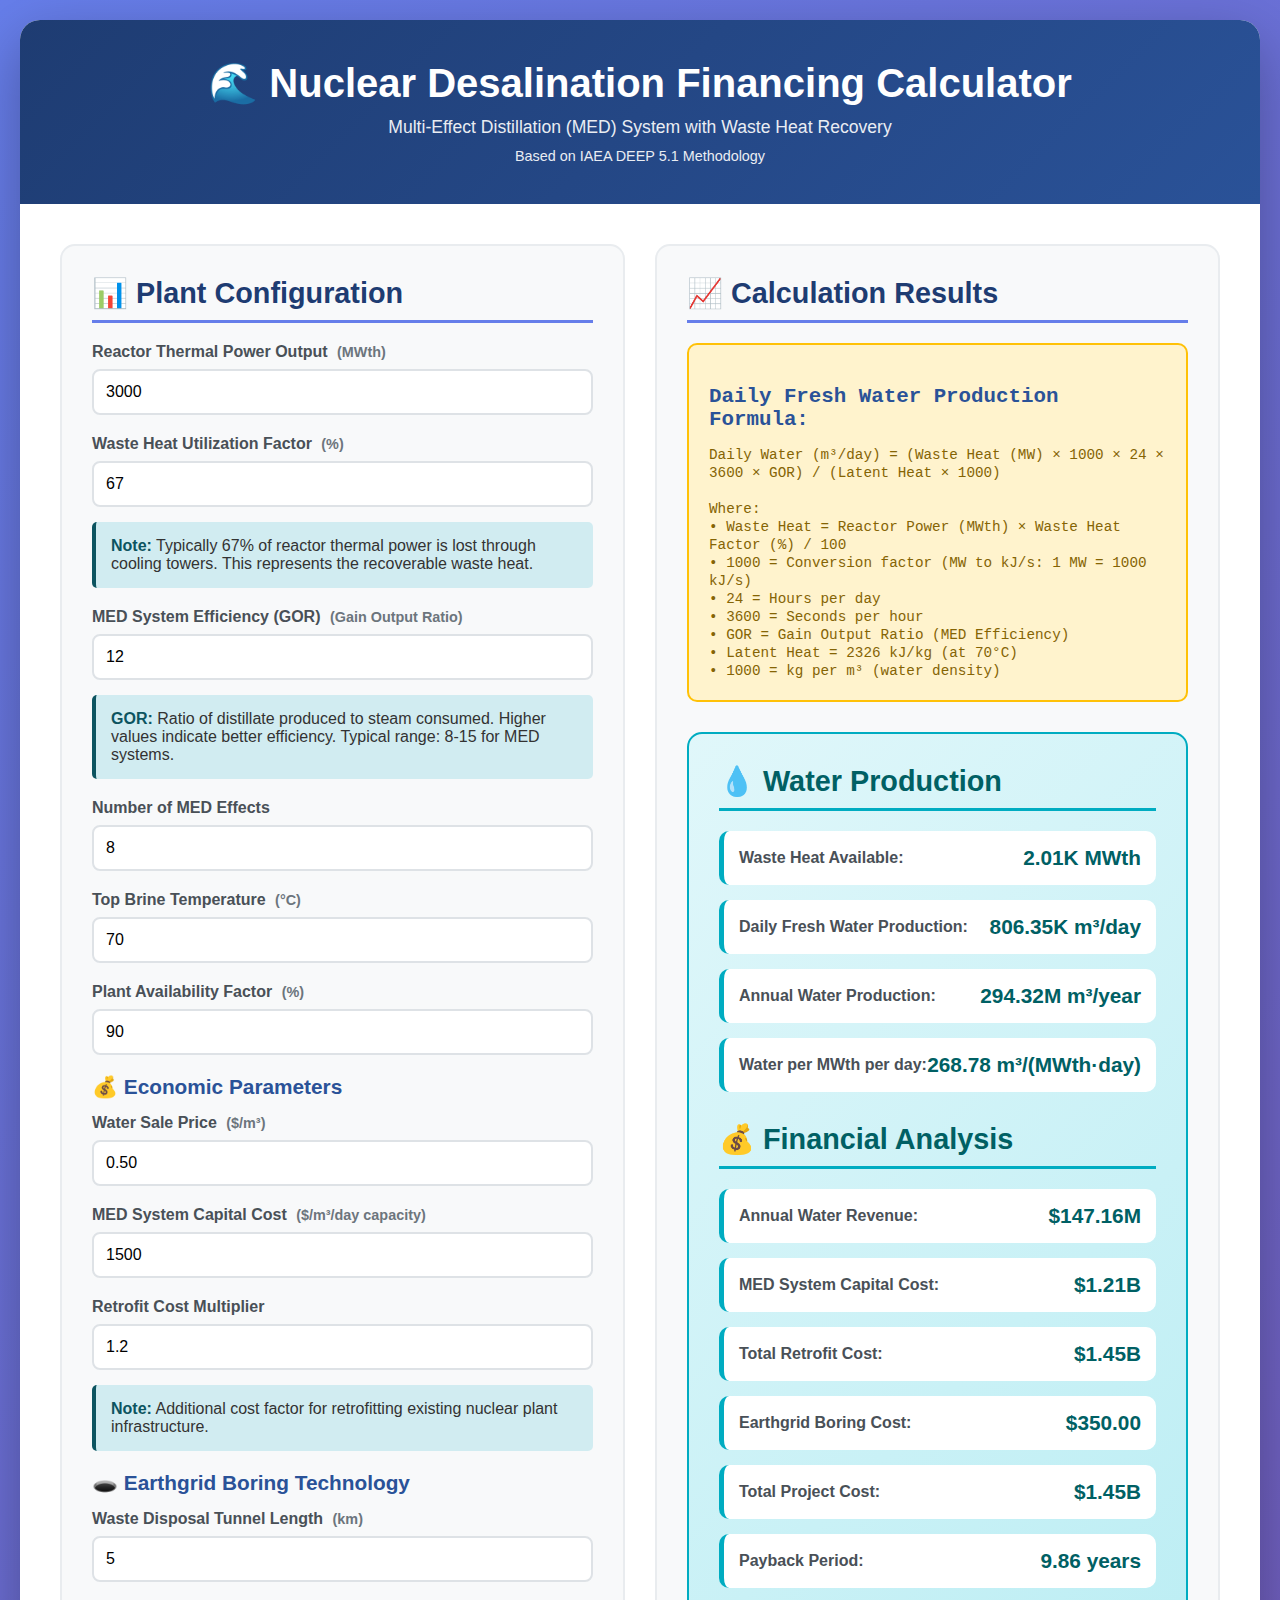
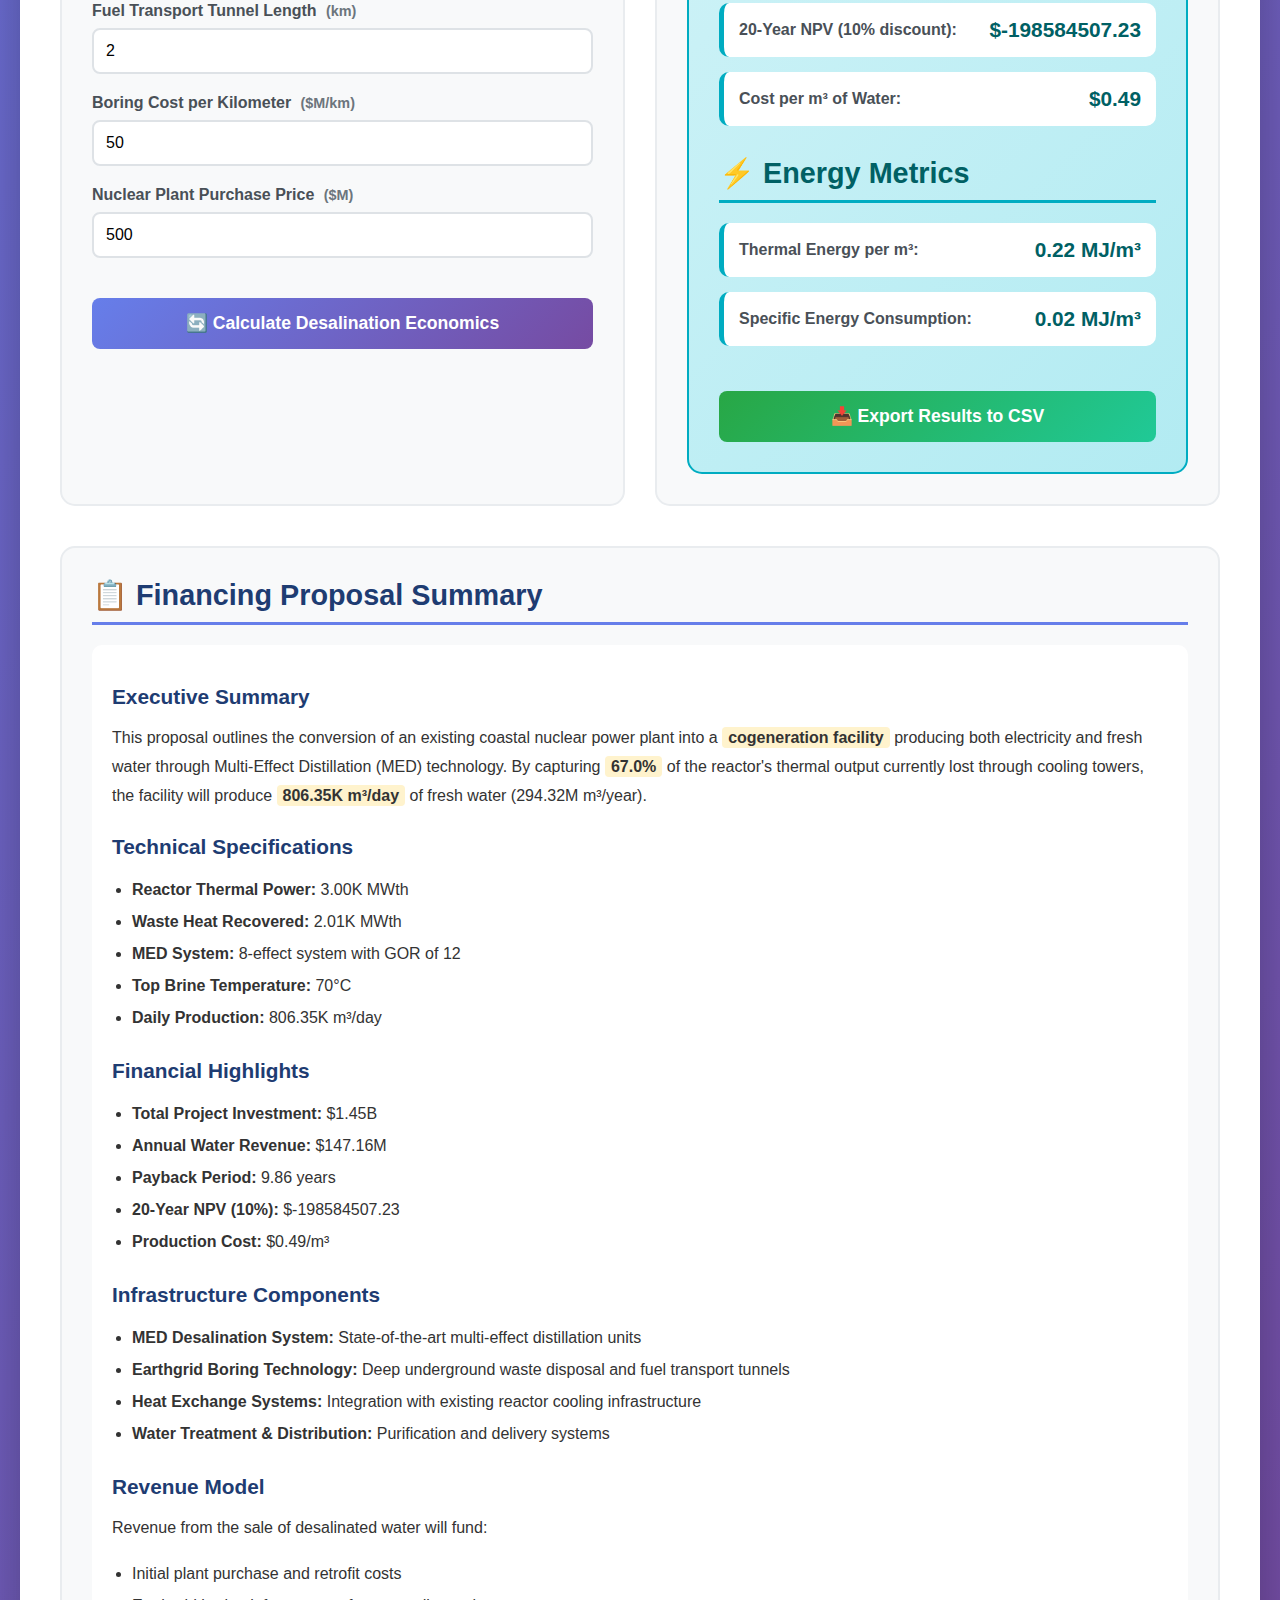
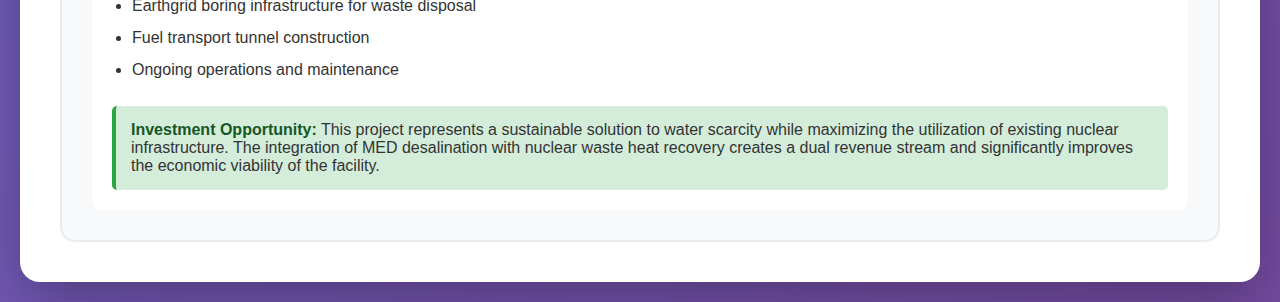
<file: nuclear_desalination_calculator.html>
<!DOCTYPE html>
<html lang="en">
<head>
    <meta charset="UTF-8">
    <meta name="viewport" content="width=device-width, initial-scale=1.0">
    <title>Nuclear Desalination Financing Calculator - MED System</title>
    <style>
        * {
            margin: 0;
            padding: 0;
            box-sizing: border-box;
        }

        body {
            font-family: 'Segoe UI', Tahoma, Geneva, Verdana, sans-serif;
            background: linear-gradient(135deg, #667eea 0%, #764ba2 100%);
            min-height: 100vh;
            padding: 20px;
            color: #333;
        }

        .container {
            max-width: 1400px;
            margin: 0 auto;
            background: white;
            border-radius: 20px;
            box-shadow: 0 20px 60px rgba(0,0,0,0.3);
            overflow: hidden;
        }

        .header {
            background: linear-gradient(135deg, #1e3c72 0%, #2a5298 100%);
            color: white;
            padding: 40px;
            text-align: center;
        }

        .header h1 {
            font-size: 2.5em;
            margin-bottom: 10px;
        }

        .header p {
            font-size: 1.1em;
            opacity: 0.9;
        }

        .content {
            display: grid;
            grid-template-columns: 1fr 1fr;
            gap: 30px;
            padding: 40px;
        }

        .section {
            background: #f8f9fa;
            border-radius: 15px;
            padding: 30px;
            border: 2px solid #e9ecef;
        }

        .section h2 {
            color: #1e3c72;
            margin-bottom: 20px;
            font-size: 1.8em;
            border-bottom: 3px solid #667eea;
            padding-bottom: 10px;
        }

        .section h3 {
            color: #2a5298;
            margin: 20px 0 15px 0;
            font-size: 1.3em;
        }

        .input-group {
            margin-bottom: 20px;
        }

        .input-group label {
            display: block;
            margin-bottom: 8px;
            font-weight: 600;
            color: #495057;
        }

        .input-group input,
        .input-group select {
            width: 100%;
            padding: 12px;
            border: 2px solid #dee2e6;
            border-radius: 8px;
            font-size: 1em;
            transition: border-color 0.3s;
        }

        .input-group input:focus,
        .input-group select:focus {
            outline: none;
            border-color: #667eea;
        }

        .input-group .unit {
            color: #6c757d;
            font-size: 0.9em;
            margin-left: 5px;
        }

        .results {
            background: linear-gradient(135deg, #e0f7fa 0%, #b2ebf2 100%);
            border: 2px solid #00acc1;
            border-radius: 15px;
            padding: 30px;
            margin-top: 30px;
        }

        .results h2 {
            color: #006064;
            border-bottom-color: #00acc1;
        }

        .result-item {
            background: white;
            padding: 15px;
            margin: 15px 0;
            border-radius: 10px;
            border-left: 5px solid #00acc1;
            display: flex;
            justify-content: space-between;
            align-items: center;
        }

        .result-item .label {
            font-weight: 600;
            color: #495057;
        }

        .result-item .value {
            font-size: 1.3em;
            font-weight: bold;
            color: #006064;
        }

        .formula-box {
            background: #fff3cd;
            border: 2px solid #ffc107;
            border-radius: 10px;
            padding: 20px;
            margin: 20px 0;
            font-family: 'Courier New', monospace;
        }

        .formula-box code {
            color: #856404;
            font-size: 1.1em;
        }

        .btn {
            background: linear-gradient(135deg, #667eea 0%, #764ba2 100%);
            color: white;
            border: none;
            padding: 15px 30px;
            font-size: 1.1em;
            border-radius: 8px;
            cursor: pointer;
            width: 100%;
            margin-top: 20px;
            font-weight: 600;
            transition: transform 0.2s, box-shadow 0.2s;
        }

        .btn:hover {
            transform: translateY(-2px);
            box-shadow: 0 5px 15px rgba(102, 126, 234, 0.4);
        }

        .btn:active {
            transform: translateY(0);
        }

        .info-box {
            background: #d1ecf1;
            border-left: 4px solid #0c5460;
            padding: 15px;
            margin: 15px 0;
            border-radius: 5px;
        }

        .info-box strong {
            color: #0c5460;
        }

        .grid-2 {
            display: grid;
            grid-template-columns: 1fr 1fr;
            gap: 15px;
        }

        @media (max-width: 1024px) {
            .content {
                grid-template-columns: 1fr;
            }
        }

        .highlight {
            background: #fff3cd;
            padding: 2px 6px;
            border-radius: 4px;
            font-weight: bold;
        }
    </style>
</head>
<body>
    <div class="container">
        <div class="header">
            <h1>🌊 Nuclear Desalination Financing Calculator</h1>
            <p>Multi-Effect Distillation (MED) System with Waste Heat Recovery</p>
            <p style="font-size: 0.9em; margin-top: 10px;">Based on IAEA DEEP 5.1 Methodology</p>
        </div>

        <div class="content">
            <!-- Input Section -->
            <div class="section">
                <h2>📊 Plant Configuration</h2>
                
                <div class="input-group">
                    <label>Reactor Thermal Power Output <span class="unit">(MWth)</span></label>
                    <input type="number" id="reactorPower" value="3000" min="100" step="100">
                </div>

                <div class="input-group">
                    <label>Waste Heat Utilization Factor <span class="unit">(%)</span></label>
                    <input type="number" id="wasteHeatFactor" value="67" min="50" max="75" step="1">
                    <div class="info-box">
                        <strong>Note:</strong> Typically 67% of reactor thermal power is lost through cooling towers. This represents the recoverable waste heat.
                    </div>
                </div>

                <div class="input-group">
                    <label>MED System Efficiency (GOR) <span class="unit">(Gain Output Ratio)</span></label>
                    <input type="number" id="medEfficiency" value="12" min="8" max="20" step="0.5">
                    <div class="info-box">
                        <strong>GOR:</strong> Ratio of distillate produced to steam consumed. Higher values indicate better efficiency. Typical range: 8-15 for MED systems.
                    </div>
                </div>

                <div class="input-group">
                    <label>Number of MED Effects</label>
                    <input type="number" id="numEffects" value="8" min="4" max="16" step="1">
                </div>

                <div class="input-group">
                    <label>Top Brine Temperature <span class="unit">(°C)</span></label>
                    <input type="number" id="topBrineTemp" value="70" min="50" max="90" step="5">
                </div>

                <div class="input-group">
                    <label>Plant Availability Factor <span class="unit">(%)</span></label>
                    <input type="number" id="availability" value="90" min="80" max="95" step="1">
                </div>

                <h3>💰 Economic Parameters</h3>

                <div class="input-group">
                    <label>Water Sale Price <span class="unit">($/m³)</span></label>
                    <input type="number" id="waterPrice" value="0.50" min="0.10" step="0.05">
                </div>

                <div class="input-group">
                    <label>MED System Capital Cost <span class="unit">($/m³/day capacity)</span></label>
                    <input type="number" id="medCapitalCost" value="1500" min="1000" step="100">
                </div>

                <div class="input-group">
                    <label>Retrofit Cost Multiplier</label>
                    <input type="number" id="retrofitMultiplier" value="1.2" min="1.0" max="2.0" step="0.1">
                    <div class="info-box">
                        <strong>Note:</strong> Additional cost factor for retrofitting existing nuclear plant infrastructure.
                    </div>
                </div>

                <h3>🕳️ Earthgrid Boring Technology</h3>

                <div class="input-group">
                    <label>Waste Disposal Tunnel Length <span class="unit">(km)</span></label>
                    <input type="number" id="wasteTunnelLength" value="5" min="1" step="0.5">
                </div>

                <div class="input-group">
                    <label>Fuel Transport Tunnel Length <span class="unit">(km)</span></label>
                    <input type="number" id="fuelTunnelLength" value="2" min="0.5" step="0.5">
                </div>

                <div class="input-group">
                    <label>Boring Cost per Kilometer <span class="unit">($M/km)</span></label>
                    <input type="number" id="boringCostPerKm" value="50" min="20" step="5">
                </div>

                <div class="input-group">
                    <label>Nuclear Plant Purchase Price <span class="unit">($M)</span></label>
                    <input type="number" id="plantPurchasePrice" value="500" min="100" step="50">
                </div>

                <button class="btn" onclick="calculate()">🔄 Calculate Desalination Economics</button>
            </div>

            <!-- Results Section -->
            <div class="section">
                <h2>📈 Calculation Results</h2>

                <div class="formula-box">
                    <h3>Daily Fresh Water Production Formula:</h3>
                    <code>
                        Daily Water (m³/day) = (Waste Heat (MW) × 1000 × 24 × 3600 × GOR) / (Latent Heat × 1000)<br><br>
                        Where:<br>
                        • Waste Heat = Reactor Power (MWth) × Waste Heat Factor (%) / 100<br>
                        • 1000 = Conversion factor (MW to kJ/s: 1 MW = 1000 kJ/s)<br>
                        • 24 = Hours per day<br>
                        • 3600 = Seconds per hour<br>
                        • GOR = Gain Output Ratio (MED Efficiency)<br>
                        • Latent Heat = 2326 kJ/kg (at 70°C)<br>
                        • 1000 = kg per m³ (water density)
                    </code>
                </div>

                <div class="results" id="results">
                    <h2>💧 Water Production</h2>
                    <div class="result-item">
                        <span class="label">Waste Heat Available:</span>
                        <span class="value" id="wasteHeat">-</span>
                    </div>
                    <div class="result-item">
                        <span class="label">Daily Fresh Water Production:</span>
                        <span class="value" id="dailyWater">-</span>
                    </div>
                    <div class="result-item">
                        <span class="label">Annual Water Production:</span>
                        <span class="value" id="annualWater">-</span>
                    </div>
                    <div class="result-item">
                        <span class="label">Water per MWth per day:</span>
                        <span class="value" id="waterPerMW">-</span>
                    </div>

                    <h2 style="margin-top: 30px;">💰 Financial Analysis</h2>
                    <div class="result-item">
                        <span class="label">Annual Water Revenue:</span>
                        <span class="value" id="annualRevenue">-</span>
                    </div>
                    <div class="result-item">
                        <span class="label">MED System Capital Cost:</span>
                        <span class="value" id="medCapital">-</span>
                    </div>
                    <div class="result-item">
                        <span class="label">Total Retrofit Cost:</span>
                        <span class="value" id="retrofitCost">-</span>
                    </div>
                    <div class="result-item">
                        <span class="label">Earthgrid Boring Cost:</span>
                        <span class="value" id="boringCost">-</span>
                    </div>
                    <div class="result-item">
                        <span class="label">Total Project Cost:</span>
                        <span class="value" id="totalCost">-</span>
                    </div>
                    <div class="result-item">
                        <span class="label">Payback Period:</span>
                        <span class="value" id="paybackPeriod">-</span>
                    </div>
                    <div class="result-item">
                        <span class="label">20-Year NPV (10% discount):</span>
                        <span class="value" id="npv">-</span>
                    </div>
                    <div class="result-item">
                        <span class="label">Cost per m³ of Water:</span>
                        <span class="value" id="costPerCubicMeter">-</span>
                    </div>

                    <h2 style="margin-top: 30px;">⚡ Energy Metrics</h2>
                    <div class="result-item">
                        <span class="label">Thermal Energy per m³:</span>
                        <span class="value" id="energyPerCubicMeter">-</span>
                    </div>
                    <div class="result-item">
                        <span class="label">Specific Energy Consumption:</span>
                        <span class="value" id="specificEnergy">-</span>
                    </div>
                    
                    <button class="btn" onclick="exportToCSV()" style="margin-top: 30px; background: linear-gradient(135deg, #28a745 0%, #20c997 100%);">
                        📥 Export Results to CSV
                    </button>
                </div>
            </div>
        </div>

        <div class="section" style="margin: 0 40px 40px 40px;">
            <h2>📋 Financing Proposal Summary</h2>
            <div id="proposalSummary" style="padding: 20px; background: white; border-radius: 10px; margin-top: 20px;">
                <p style="color: #6c757d;">Click "Calculate" to generate proposal summary...</p>
            </div>
        </div>
    </div>

    <script>
        // Constants
        const LATENT_HEAT_KJ_KG = 2326; // kJ/kg at ~70°C
        const HOURS_PER_DAY = 24;
        const DAYS_PER_YEAR = 365;
        const SECONDS_PER_HOUR = 3600;
        const MJ_TO_KWH = 0.277778; // Conversion factor

        // Global variable to store calculation results
        let calculationResults = null;

        function calculate() {
            // Get input values
            const reactorPower = parseFloat(document.getElementById('reactorPower').value) || 3000;
            const wasteHeatFactor = parseFloat(document.getElementById('wasteHeatFactor').value) || 67;
            const medEfficiency = parseFloat(document.getElementById('medEfficiency').value) || 12;
            const numEffects = parseFloat(document.getElementById('numEffects').value) || 8;
            const topBrineTemp = parseFloat(document.getElementById('topBrineTemp').value) || 70;
            const availability = parseFloat(document.getElementById('availability').value) || 90;
            const waterPrice = parseFloat(document.getElementById('waterPrice').value) || 0.50;
            const medCapitalCost = parseFloat(document.getElementById('medCapitalCost').value) || 1500;
            const retrofitMultiplier = parseFloat(document.getElementById('retrofitMultiplier').value) || 1.2;
            const wasteTunnelLength = parseFloat(document.getElementById('wasteTunnelLength').value) || 5;
            const fuelTunnelLength = parseFloat(document.getElementById('fuelTunnelLength').value) || 2;
            const boringCostPerKm = parseFloat(document.getElementById('boringCostPerKm').value) || 50;
            const plantPurchasePrice = parseFloat(document.getElementById('plantPurchasePrice').value) || 500;

            // Calculate waste heat available (MWth)
            const wasteHeatMW = reactorPower * (wasteHeatFactor / 100);
            
            // Calculate waste heat in kW
            const wasteHeatKW = wasteHeatMW * 1000;
            
            // Calculate daily energy available for desalination (kWh/day)
            // Using the MED formula: Water production = (Thermal Energy × GOR) / Latent Heat
            const dailyEnergyKWh = wasteHeatKW * HOURS_PER_DAY;
            
            // Calculate daily fresh water production (m³/day)
            // Formula: Daily Water = (Waste Heat (MW) × 1000 kJ/s/MW × 24 h × 3600 s/h × GOR) / (Latent Heat kJ/kg × 1000 kg/m³)
            // Simplified: Daily Water = (Waste Heat (MW) × 24 × 3600 × GOR × 1000) / (Latent Heat × 1000)
            // Further simplified: Daily Water = (Waste Heat (MW) × 24 × 3600 × GOR) / Latent Heat
            // Where: 1 MW = 1000 kJ/s, so MW × 24 × 3600 × 1000 = kJ/day
            const dailyWaterProduction = (wasteHeatMW * 1000 * HOURS_PER_DAY * SECONDS_PER_HOUR * medEfficiency) / (LATENT_HEAT_KJ_KG * 1000);
            
            // Apply availability factor
            const dailyWaterProductionAdjusted = dailyWaterProduction * (availability / 100);
            
            // Annual water production
            const annualWaterProduction = dailyWaterProductionAdjusted * DAYS_PER_YEAR;
            
            // Water per MWth per day
            const waterPerMWPerDay = dailyWaterProductionAdjusted / reactorPower;

            // Financial calculations
            const annualRevenue = annualWaterProduction * waterPrice;
            
            // MED system capital cost
            const medSystemCapitalCost = dailyWaterProductionAdjusted * medCapitalCost;
            const totalRetrofitCost = medSystemCapitalCost * retrofitMultiplier;
            
            // Earthgrid boring costs
            const totalTunnelLength = wasteTunnelLength + fuelTunnelLength;
            const boringCost = totalTunnelLength * boringCostPerKm;
            
            // Total project cost
            const totalProjectCost = plantPurchasePrice + totalRetrofitCost + boringCost;
            
            // Payback period (years)
            const paybackPeriod = totalProjectCost / annualRevenue;
            
            // Calculate NPV over 20 years with 10% discount rate
            const discountRate = 0.10;
            let npv = -totalProjectCost; // Initial investment
            for (let year = 1; year <= 20; year++) {
                npv += annualRevenue / Math.pow(1 + discountRate, year);
            }
            
            // Cost per cubic meter (assuming 20-year depreciation)
            const annualDepreciation = totalProjectCost / 20;
            const annualOandM = totalProjectCost * 0.05; // 5% of capital cost for O&M
            const costPerCubicMeter = (annualDepreciation + annualOandM) / annualWaterProduction;
            
            // Energy metrics
            const energyPerCubicMeter = (wasteHeatMW * HOURS_PER_DAY * 3.6) / dailyWaterProductionAdjusted; // MJ/m³
            const specificEnergy = energyPerCubicMeter / medEfficiency; // MJ/m³ (net)

            // Update results display
            document.getElementById('wasteHeat').textContent = formatNumber(wasteHeatMW) + ' MWth';
            document.getElementById('dailyWater').textContent = formatNumber(dailyWaterProductionAdjusted) + ' m³/day';
            document.getElementById('annualWater').textContent = formatNumber(annualWaterProduction) + ' m³/year';
            document.getElementById('waterPerMW').textContent = formatNumber(waterPerMWPerDay) + ' m³/(MWth·day)';
            
            document.getElementById('annualRevenue').textContent = formatCurrency(annualRevenue);
            document.getElementById('medCapital').textContent = formatCurrency(medSystemCapitalCost);
            document.getElementById('retrofitCost').textContent = formatCurrency(totalRetrofitCost);
            document.getElementById('boringCost').textContent = formatCurrency(boringCost);
            document.getElementById('totalCost').textContent = formatCurrency(totalProjectCost);
            document.getElementById('paybackPeriod').textContent = formatNumber(paybackPeriod) + ' years';
            document.getElementById('npv').textContent = formatCurrency(npv);
            document.getElementById('costPerCubicMeter').textContent = formatCurrency(costPerCubicMeter);
            
            document.getElementById('energyPerCubicMeter').textContent = formatNumber(energyPerCubicMeter) + ' MJ/m³';
            document.getElementById('specificEnergy').textContent = formatNumber(specificEnergy) + ' MJ/m³';

            // Generate proposal summary
            generateProposalSummary({
                reactorPower,
                wasteHeatMW,
                dailyWaterProductionAdjusted,
                annualWaterProduction,
                annualRevenue,
                totalProjectCost,
                paybackPeriod,
                npv,
                costPerCubicMeter,
                medEfficiency,
                numEffects,
                topBrineTemp
            });

            // Store results for CSV export
            calculationResults = {
                // Input parameters
                reactorPower,
                wasteHeatFactor,
                medEfficiency,
                numEffects,
                topBrineTemp,
                availability,
                waterPrice,
                medCapitalCost,
                retrofitMultiplier,
                wasteTunnelLength,
                fuelTunnelLength,
                boringCostPerKm,
                plantPurchasePrice,
                // Calculated results
                wasteHeatMW,
                dailyWaterProductionAdjusted,
                annualWaterProduction,
                waterPerMWPerDay,
                annualRevenue,
                medSystemCapitalCost,
                totalRetrofitCost,
                boringCost,
                totalProjectCost,
                paybackPeriod,
                npv,
                costPerCubicMeter,
                energyPerCubicMeter,
                specificEnergy
            };
        }

        function formatNumber(num) {
            if (num >= 1000000) {
                return (num / 1000000).toFixed(2) + 'M';
            } else if (num >= 1000) {
                return (num / 1000).toFixed(2) + 'K';
            }
            return num.toFixed(2);
        }

        function formatCurrency(num) {
            if (num >= 1000000000) {
                return '$' + (num / 1000000000).toFixed(2) + 'B';
            } else if (num >= 1000000) {
                return '$' + (num / 1000000).toFixed(2) + 'M';
            } else if (num >= 1000) {
                return '$' + (num / 1000).toFixed(2) + 'K';
            }
            return '$' + num.toFixed(2);
        }

        function generateProposalSummary(data) {
            const summary = `
                <h3 style="color: #1e3c72; margin-bottom: 15px;">Executive Summary</h3>
                <p style="margin-bottom: 15px; line-height: 1.8;">
                    This proposal outlines the conversion of an existing coastal nuclear power plant into a 
                    <span class="highlight">cogeneration facility</span> producing both electricity and fresh water through 
                    Multi-Effect Distillation (MED) technology. By capturing <span class="highlight">${(data.wasteHeatMW/data.reactorPower*100).toFixed(1)}%</span> 
                    of the reactor's thermal output currently lost through cooling towers, the facility will produce 
                    <span class="highlight">${formatNumber(data.dailyWaterProductionAdjusted)} m³/day</span> of fresh water 
                    (${formatNumber(data.annualWaterProduction)} m³/year).
                </p>

                <h3 style="color: #1e3c72; margin: 25px 0 15px 0;">Technical Specifications</h3>
                <ul style="line-height: 2; margin-left: 20px;">
                    <li><strong>Reactor Thermal Power:</strong> ${formatNumber(data.reactorPower)} MWth</li>
                    <li><strong>Waste Heat Recovered:</strong> ${formatNumber(data.wasteHeatMW)} MWth</li>
                    <li><strong>MED System:</strong> ${data.numEffects}-effect system with GOR of ${data.medEfficiency}</li>
                    <li><strong>Top Brine Temperature:</strong> ${data.topBrineTemp}°C</li>
                    <li><strong>Daily Production:</strong> ${formatNumber(data.dailyWaterProductionAdjusted)} m³/day</li>
                </ul>

                <h3 style="color: #1e3c72; margin: 25px 0 15px 0;">Financial Highlights</h3>
                <ul style="line-height: 2; margin-left: 20px;">
                    <li><strong>Total Project Investment:</strong> ${formatCurrency(data.totalProjectCost)}</li>
                    <li><strong>Annual Water Revenue:</strong> ${formatCurrency(data.annualRevenue)}</li>
                    <li><strong>Payback Period:</strong> ${formatNumber(data.paybackPeriod)} years</li>
                    <li><strong>20-Year NPV (10%):</strong> ${formatCurrency(data.npv)}</li>
                    <li><strong>Production Cost:</strong> ${formatCurrency(data.costPerCubicMeter)}/m³</li>
                </ul>

                <h3 style="color: #1e3c72; margin: 25px 0 15px 0;">Infrastructure Components</h3>
                <ul style="line-height: 2; margin-left: 20px;">
                    <li><strong>MED Desalination System:</strong> State-of-the-art multi-effect distillation units</li>
                    <li><strong>Earthgrid Boring Technology:</strong> Deep underground waste disposal and fuel transport tunnels</li>
                    <li><strong>Heat Exchange Systems:</strong> Integration with existing reactor cooling infrastructure</li>
                    <li><strong>Water Treatment & Distribution:</strong> Purification and delivery systems</li>
                </ul>

                <h3 style="color: #1e3c72; margin: 25px 0 15px 0;">Revenue Model</h3>
                <p style="line-height: 1.8; margin-bottom: 15px;">
                    Revenue from the sale of desalinated water will fund:
                </p>
                <ul style="line-height: 2; margin-left: 20px;">
                    <li>Initial plant purchase and retrofit costs</li>
                    <li>Earthgrid boring infrastructure for waste disposal</li>
                    <li>Fuel transport tunnel construction</li>
                    <li>Ongoing operations and maintenance</li>
                </ul>

                <div style="background: #d4edda; border-left: 4px solid #28a745; padding: 15px; margin-top: 20px; border-radius: 5px;">
                    <strong style="color: #155724;">Investment Opportunity:</strong> This project represents a sustainable solution 
                    to water scarcity while maximizing the utilization of existing nuclear infrastructure. The integration of 
                    MED desalination with nuclear waste heat recovery creates a dual revenue stream and significantly improves 
                    the economic viability of the facility.
                </div>
            `;
            
            document.getElementById('proposalSummary').innerHTML = summary;
        }

        function exportToCSV() {
            if (!calculationResults) {
                alert('Please run the calculation first before exporting.');
                return;
            }

            // Prepare CSV data
            const csvData = [];
            
            // Add header section
            csvData.push('Nuclear Desalination Calculator - Calculation Results');
            csvData.push('Generated: ' + new Date().toLocaleString());
            csvData.push('');
            
            // Input Parameters Section
            csvData.push('INPUT PARAMETERS');
            csvData.push('Parameter,Value,Unit');
            csvData.push(`Reactor Thermal Power Output,${calculationResults.reactorPower},MWth`);
            csvData.push(`Waste Heat Utilization Factor,${calculationResults.wasteHeatFactor},%`);
            csvData.push(`MED System Efficiency (GOR),${calculationResults.medEfficiency},`);
            csvData.push(`Number of MED Effects,${calculationResults.numEffects},`);
            csvData.push(`Top Brine Temperature,${calculationResults.topBrineTemp},°C`);
            csvData.push(`Plant Availability Factor,${calculationResults.availability},%`);
            csvData.push(`Water Sale Price,${calculationResults.waterPrice},$/m³`);
            csvData.push(`MED System Capital Cost,${calculationResults.medCapitalCost},$/m³/day capacity`);
            csvData.push(`Retrofit Cost Multiplier,${calculationResults.retrofitMultiplier},`);
            csvData.push(`Waste Disposal Tunnel Length,${calculationResults.wasteTunnelLength},km`);
            csvData.push(`Fuel Transport Tunnel Length,${calculationResults.fuelTunnelLength},km`);
            csvData.push(`Boring Cost per Kilometer,${calculationResults.boringCostPerKm},$M/km`);
            csvData.push(`Nuclear Plant Purchase Price,${calculationResults.plantPurchasePrice},$M`);
            csvData.push('');
            
            // Water Production Section
            csvData.push('WATER PRODUCTION RESULTS');
            csvData.push('Metric,Value,Unit');
            csvData.push(`Waste Heat Available,${calculationResults.wasteHeatMW.toFixed(2)},MWth`);
            csvData.push(`Daily Fresh Water Production,${calculationResults.dailyWaterProductionAdjusted.toFixed(2)},m³/day`);
            csvData.push(`Annual Water Production,${calculationResults.annualWaterProduction.toFixed(2)},m³/year`);
            csvData.push(`Water per MWth per day,${calculationResults.waterPerMWPerDay.toFixed(4)},m³/(MWth·day)`);
            csvData.push('');
            
            // Financial Analysis Section
            csvData.push('FINANCIAL ANALYSIS');
            csvData.push('Metric,Value,Unit');
            csvData.push(`Annual Water Revenue,${calculationResults.annualRevenue.toFixed(2)},$`);
            csvData.push(`MED System Capital Cost,${calculationResults.medSystemCapitalCost.toFixed(2)},$`);
            csvData.push(`Total Retrofit Cost,${calculationResults.totalRetrofitCost.toFixed(2)},$`);
            csvData.push(`Earthgrid Boring Cost,${calculationResults.boringCost.toFixed(2)},$`);
            csvData.push(`Total Project Cost,${calculationResults.totalProjectCost.toFixed(2)},$`);
            csvData.push(`Payback Period,${calculationResults.paybackPeriod.toFixed(2)},years`);
            csvData.push(`20-Year NPV (10% discount),${calculationResults.npv.toFixed(2)},$`);
            csvData.push(`Cost per m³ of Water,${calculationResults.costPerCubicMeter.toFixed(4)},$/m³`);
            csvData.push('');
            
            // Energy Metrics Section
            csvData.push('ENERGY METRICS');
            csvData.push('Metric,Value,Unit');
            csvData.push(`Thermal Energy per m³,${calculationResults.energyPerCubicMeter.toFixed(2)},MJ/m³`);
            csvData.push(`Specific Energy Consumption,${calculationResults.specificEnergy.toFixed(2)},MJ/m³`);
            
            // Convert array to CSV string
            const csvString = csvData.join('\n');
            
            // Create blob and download
            const blob = new Blob([csvString], { type: 'text/csv;charset=utf-8;' });
            const link = document.createElement('a');
            const url = URL.createObjectURL(blob);
            
            // Generate filename with date and time (filesystem-safe format)
            const now = new Date();
            const dateStr = now.toISOString().split('T')[0]; // YYYY-MM-DD
            const timeStr = now.toTimeString().split(' ')[0].replace(/:/g, '-'); // HH-MM-SS
            const filename = `nuclear_desalination_results_${dateStr}_${timeStr}.csv`;
            
            link.setAttribute('href', url);
            link.setAttribute('download', filename);
            link.style.visibility = 'hidden';
            
            document.body.appendChild(link);
            link.click();
            document.body.removeChild(link);
        }

        // Calculate on page load with default values
        window.onload = function() {
            calculate();
        };
    </script>
</body>
</html>
</file>
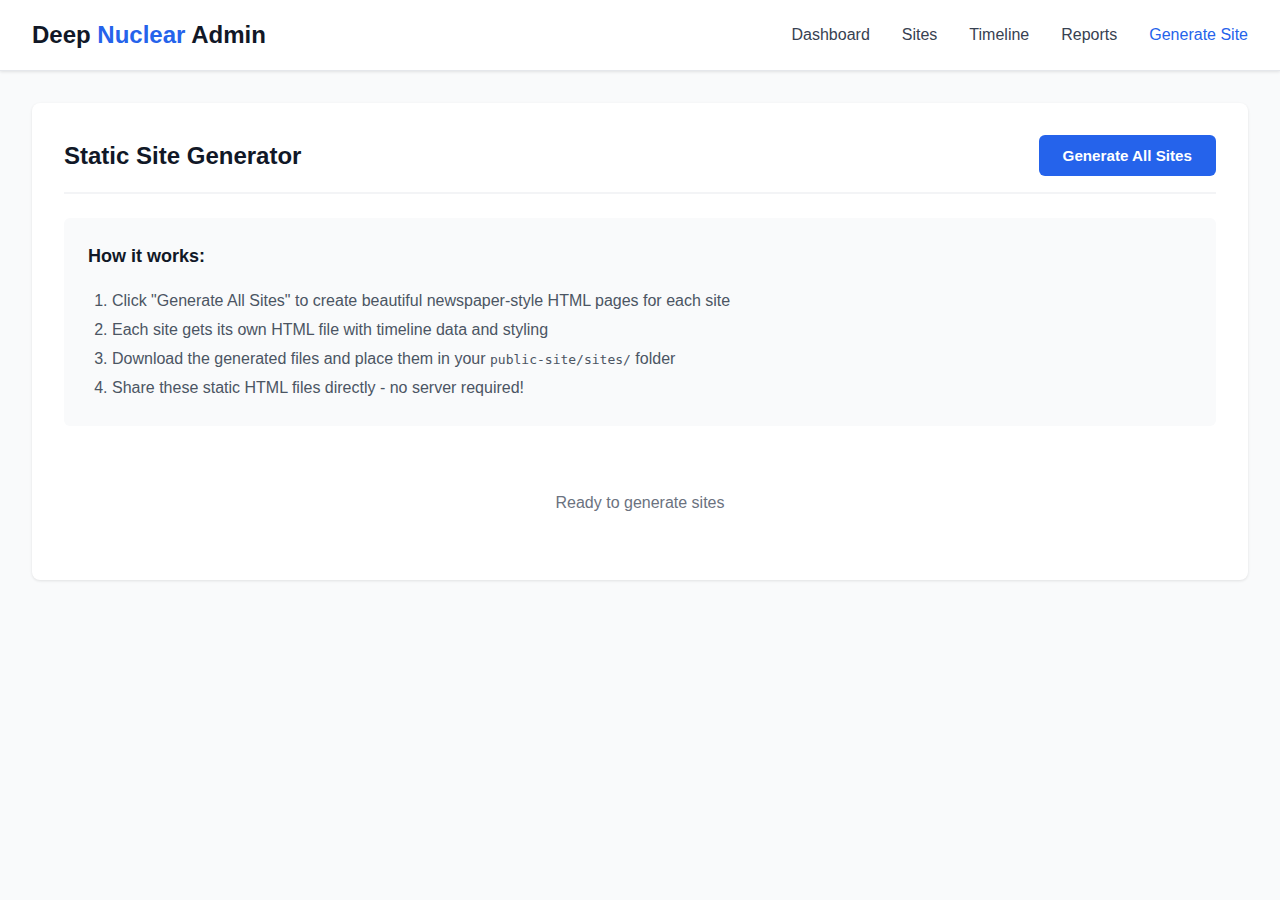
<file: admin-ui/pages/generator.html>
<!DOCTYPE html>
<html lang="en">
<head>
  <meta charset="UTF-8">
  <meta name="viewport" content="width=device-width, initial-scale=1.0">
  <title>Static Site Generator - Deep Nuclear Admin</title>
  <link rel="stylesheet" href="../css/style.css">
</head>
<body>
  <nav>
    <div class="nav-container">
      <h1>Deep <span>Nuclear</span> Admin</h1>
      <ul>
        <li><a href="../index.html">Dashboard</a></li>
        <li><a href="sites.html">Sites</a></li>
        <li><a href="timeline.html">Timeline</a></li>
        <li><a href="reports.html">Reports</a></li>
        <li><a href="generator.html" class="active">Generate Site</a></li>
      </ul>
    </div>
  </nav>

  <div class="container">
    <div class="card">
      <div class="card-header">
        <h2 class="card-title">Static Site Generator</h2>
        <button class="btn btn-primary" onclick="generateAllSites()" id="generateBtn">Generate All Sites</button>
      </div>

      <div style="background: #f9fafb; padding: 1.5rem; border-radius: 6px; margin-bottom: 2rem;">
        <h3 style="margin: 0 0 1rem 0; font-size: 1.125rem;">How it works:</h3>
        <ol style="margin: 0; padding-left: 1.5rem; color: #4b5563; line-height: 1.8;">
          <li>Click "Generate All Sites" to create beautiful newspaper-style HTML pages for each site</li>
          <li>Each site gets its own HTML file with timeline data and styling</li>
          <li>Download the generated files and place them in your <code>public-site/sites/</code> folder</li>
          <li>Share these static HTML files directly - no server required!</li>
        </ol>
      </div>

      <div id="generationStatus">
        <p style="text-align: center; color: #6b7280; padding: 2rem;">Ready to generate sites</p>
      </div>

      <div id="generatedFiles" style="display: none;">
        <h3 style="margin: 2rem 0 1rem 0; font-size: 1.25rem;">Generated Files:</h3>
        <div id="filesList"></div>
      </div>
    </div>
  </div>

  <script src="../js/generator.js"></script>
</body>
</html>
</file>
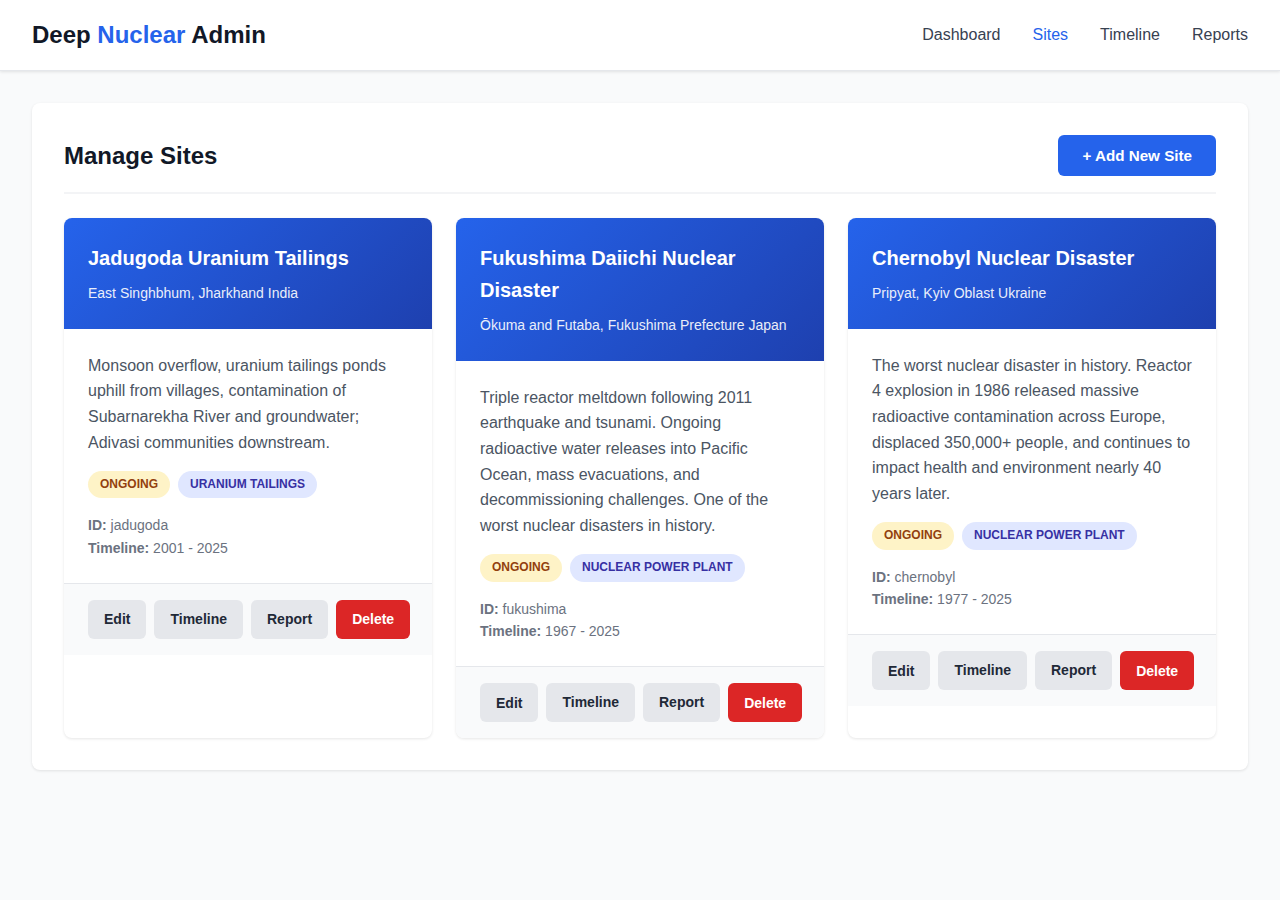
<file: admin-ui/pages/sites.html>
<!DOCTYPE html>
<html lang="en">
<head>
  <meta charset="UTF-8">
  <meta name="viewport" content="width=device-width, initial-scale=1.0">
  <title>Manage Sites - Deep Nuclear Admin</title>
  <link rel="stylesheet" href="../css/style.css">
</head>
<body>
  <nav>
    <div class="nav-container">
      <h1>Deep <span>Nuclear</span> Admin</h1>
      <ul>
        <li><a href="../index.html">Dashboard</a></li>
        <li><a href="sites.html" class="active">Sites</a></li>
        <li><a href="timeline.html">Timeline</a></li>
        <li><a href="reports.html">Reports</a></li>
      </ul>
    </div>
  </nav>

  <div class="container">
    <div class="card">
      <div class="card-header">
        <h2 class="card-title">Manage Sites</h2>
        <button class="btn btn-primary" onclick="openSiteModal()">+ Add New Site</button>
      </div>

      <div id="sitesContainer">
        <p style="text-align: center; color: #6b7280; padding: 2rem;">Loading sites...</p>
      </div>
    </div>
  </div>

  <!-- Add/Edit Site Modal -->
  <div id="siteModal" class="modal">
    <div class="modal-content" style="max-width: 800px;">
      <div class="modal-header">
        <h2 id="modalTitle">Add New Site</h2>
        <button class="modal-close" onclick="closeSiteModal()">&times;</button>
      </div>

      <form id="siteForm" onsubmit="saveSite(event)">
        <div class="form-row">
          <div class="form-group">
            <label>Site ID *</label>
            <input type="text" id="siteId" required pattern="[a-z0-9-]+" placeholder="e.g., fukushima">
            <small style="color: #6b7280;">Lowercase, no spaces (use hyphens)</small>
          </div>

          <div class="form-group">
            <label>Site Name *</label>
            <input type="text" id="siteName" required placeholder="e.g., Fukushima Daiichi">
          </div>
        </div>

        <div class="form-row">
          <div class="form-group">
            <label>Country *</label>
            <input type="text" id="country" required placeholder="e.g., Japan">
          </div>

          <div class="form-group">
            <label>Region</label>
            <input type="text" id="region" placeholder="e.g., Fukushima Prefecture">
          </div>
        </div>

        <div class="form-row">
          <div class="form-group">
            <label>Latitude</label>
            <input type="number" step="any" id="lat" placeholder="e.g., 37.4213">
          </div>

          <div class="form-group">
            <label>Longitude</label>
            <input type="number" step="any" id="lon" placeholder="e.g., 141.0327">
          </div>
        </div>

        <div class="form-row">
          <div class="form-group">
            <label>Site Type *</label>
            <select id="siteType" required>
              <option value="">Select type...</option>
              <option value="uranium_tailings">Uranium Tailings</option>
              <option value="nuclear_power_plant">Nuclear Power Plant</option>
              <option value="nuclear_test_site">Nuclear Test Site</option>
              <option value="waste_storage">Waste Storage</option>
              <option value="uranium_mine">Uranium Mine</option>
              <option value="enrichment_facility">Enrichment Facility</option>
            </select>
          </div>

          <div class="form-group">
            <label>Issue Type</label>
            <select id="issueType">
              <option value="">Select issue...</option>
              <option value="contamination">Contamination</option>
              <option value="accident">Accident</option>
              <option value="disaster">Disaster</option>
              <option value="ongoing_operations">Ongoing Operations</option>
              <option value="decommissioning">Decommissioning</option>
              <option value="health_impacts">Health Impacts</option>
            </select>
          </div>
        </div>

        <div class="form-row">
          <div class="form-group">
            <label>Status *</label>
            <select id="status" required>
              <option value="">Select status...</option>
              <option value="ongoing">Ongoing</option>
              <option value="resolved">Resolved</option>
              <option value="monitoring">Monitoring</option>
              <option value="decommissioned">Decommissioned</option>
              <option value="abandoned">Abandoned</option>
            </select>
          </div>

          <div class="form-group">
            <label>Order</label>
            <input type="number" id="order" placeholder="Display order">
          </div>
        </div>

        <div class="form-row">
          <div class="form-group">
            <label>Start Year</label>
            <input type="number" id="startYear" placeholder="e.g., 2011">
          </div>

          <div class="form-group">
            <label>End Year</label>
            <input type="number" id="endYear" placeholder="e.g., 2025">
          </div>
        </div>

        <div class="form-group">
          <label>Description *</label>
          <textarea id="description" required rows="4" placeholder="Brief summary of the site and its issues..."></textarea>
        </div>

        <div class="form-group">
          <label>External Photo URL</label>
          <input type="url" id="externalPhotoUrl" placeholder="https://...">
        </div>

        <div style="display: flex; gap: 1rem; justify-content: flex-end; margin-top: 2rem;">
          <button type="button" class="btn btn-secondary" onclick="closeSiteModal()">Cancel</button>
          <button type="submit" class="btn btn-primary">Save Site</button>
        </div>
      </form>
    </div>
  </div>

  <script src="../js/sites.js"></script>
</body>
</html>
</file>
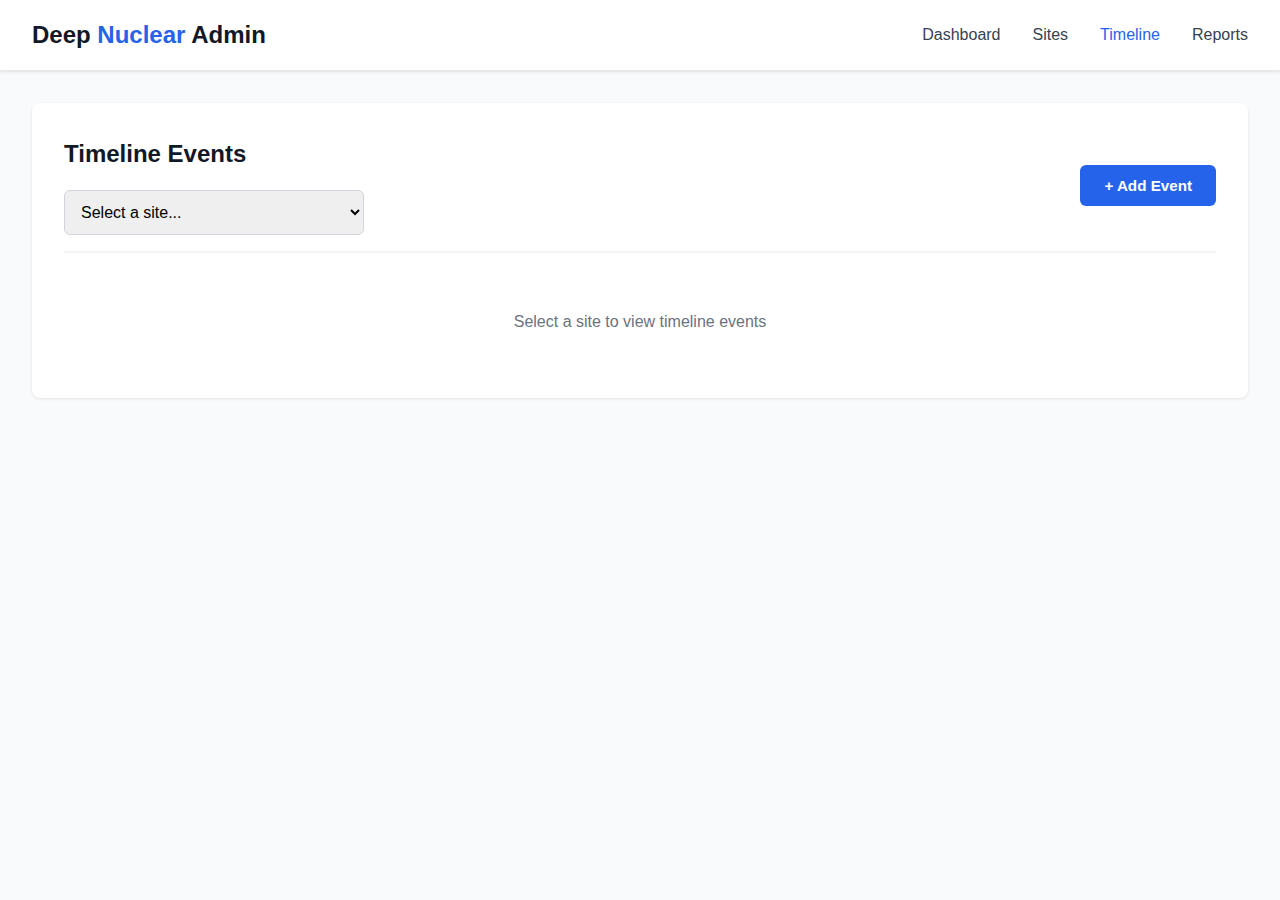
<file: admin-ui/pages/timeline.html>
<!DOCTYPE html>
<html lang="en">
<head>
  <meta charset="UTF-8">
  <meta name="viewport" content="width=device-width, initial-scale=1.0">
  <title>Timeline Events - Deep Nuclear Admin</title>
  <link rel="stylesheet" href="../css/style.css">
</head>
<body>
  <nav>
    <div class="nav-container">
      <h1>Deep <span>Nuclear</span> Admin</h1>
      <ul>
        <li><a href="../index.html">Dashboard</a></li>
        <li><a href="sites.html">Sites</a></li>
        <li><a href="timeline.html" class="active">Timeline</a></li>
        <li><a href="reports.html">Reports</a></li>
      </ul>
    </div>
  </nav>

  <div class="container">
    <div class="card">
      <div class="card-header">
        <div>
          <h2 class="card-title">Timeline Events</h2>
          <div class="form-group" style="margin-top: 1rem; margin-bottom: 0;">
            <select id="siteSelector" onchange="loadTimeline()" style="max-width: 300px;">
              <option value="">Select a site...</option>
            </select>
          </div>
        </div>
        <button class="btn btn-primary" onclick="openEventModal()" id="addEventBtn" disabled>+ Add Event</button>
      </div>

      <div id="timelineContainer">
        <p style="text-align: center; color: #6b7280; padding: 2rem;">Select a site to view timeline events</p>
      </div>
    </div>
  </div>

  <!-- Add/Edit Event Modal -->
  <div id="eventModal" class="modal">
    <div class="modal-content" style="max-width: 700px;">
      <div class="modal-header">
        <h2 id="modalTitle">Add Timeline Event</h2>
        <button class="modal-close" onclick="closeEventModal()">&times;</button>
      </div>

      <form id="eventForm" onsubmit="saveEvent(event)">
        <div class="form-row">
          <div class="form-group">
            <label>Year *</label>
            <input type="number" id="eventYear" required min="1900" max="2100" placeholder="e.g., 2011">
          </div>

          <div class="form-group">
            <label>Category *</label>
            <select id="eventCategory" required>
              <option value="">Select category...</option>
              <option value="Scientific Study">Scientific Study</option>
              <option value="Peer-Reviewed Study">Peer-Reviewed Study</option>
              <option value="International Recognition">International Recognition</option>
              <option value="Health Survey">Health Survey</option>
              <option value="NGO Report">NGO Report</option>
              <option value="Environmental Report">Environmental Report</option>
              <option value="Industrial Accident">Industrial Accident</option>
              <option value="Legal Action">Legal Action</option>
              <option value="Investigative Report">Investigative Report</option>
              <option value="Government Statement">Government Statement</option>
              <option value="Policy / Regulation">Policy / Regulation</option>
              <option value="Company Report">Company Report</option>
              <option value="Independent Study">Independent Study</option>
              <option value="Government Program">Government Program</option>
              <option value="Health Research">Health Research</option>
              <option value="Public Health Report">Public Health Report</option>
              <option value="Legal & Rights Analysis">Legal & Rights Analysis</option>
              <option value="Water Quality Study">Water Quality Study</option>
              <option value="Regulatory Documentation">Regulatory Documentation</option>
            </select>
          </div>
        </div>

        <div class="form-group">
          <label>Title *</label>
          <input type="text" id="eventTitle" required placeholder="Short title of the event">
        </div>

        <div class="form-group">
          <label>Location</label>
          <input type="text" id="eventLocation" placeholder="Specific location where event occurred">
        </div>

        <div class="form-group">
          <label>Status *</label>
          <select id="eventStatus" required>
            <option value="">Select status...</option>
            <option value="Ongoing risk">Ongoing risk</option>
            <option value="Claimed improvement">Claimed improvement</option>
            <option value="Policy regression">Policy regression</option>
            <option value="Resolved">Resolved</option>
          </select>
        </div>

        <div class="form-group">
          <label>Summary *</label>
          <textarea id="eventSummary" required rows="5" placeholder="Detailed description of the event..."></textarea>
        </div>

        <div class="form-group">
          <label>Source</label>
          <input type="text" id="eventSource" placeholder="Source of the information">
        </div>

        <div class="form-group">
          <label>Link (URL)</label>
          <input type="url" id="eventLink" placeholder="https://...">
        </div>

        <div style="display: flex; gap: 1rem; justify-content: flex-end; margin-top: 2rem;">
          <button type="button" class="btn btn-secondary" onclick="closeEventModal()">Cancel</button>
          <button type="submit" class="btn btn-primary">Save Event</button>
        </div>
      </form>
    </div>
  </div>

  <script src="../js/timeline.js"></script>
</body>
</html>
</file>
<file: admin-ui/css/style.css>
/* Deep Nuclear Admin UI Styles */
:root {
  --primary: #2563eb;
  --primary-dark: #1e40af;
  --danger: #dc2626;
  --danger-dark: #b91c1c;
  --success: #16a34a;
  --gray-50: #f9fafb;
  --gray-100: #f3f4f6;
  --gray-200: #e5e7eb;
  --gray-300: #d1d5db;
  --gray-600: #4b5563;
  --gray-700: #374151;
  --gray-800: #1f2937;
  --gray-900: #111827;
}

* {
  margin: 0;
  padding: 0;
  box-sizing: border-box;
}

body {
  font-family: -apple-system, BlinkMacSystemFont, 'Segoe UI', 'Roboto', 'Oxygen', 'Ubuntu', sans-serif;
  background: var(--gray-50);
  color: var(--gray-900);
  line-height: 1.6;
}

/* Navigation */
nav {
  background: white;
  border-bottom: 1px solid var(--gray-200);
  padding: 1rem 2rem;
  position: sticky;
  top: 0;
  z-index: 100;
  box-shadow: 0 1px 3px rgba(0, 0, 0, 0.1);
}

nav .nav-container {
  max-width: 1400px;
  margin: 0 auto;
  display: flex;
  justify-content: space-between;
  align-items: center;
}

nav h1 {
  font-size: 1.5rem;
  font-weight: 700;
  color: var(--gray-900);
}

nav h1 span {
  color: var(--primary);
}

nav ul {
  list-style: none;
  display: flex;
  gap: 2rem;
}

nav a {
  color: var(--gray-700);
  text-decoration: none;
  font-weight: 500;
  transition: color 0.2s;
}

nav a:hover, nav a.active {
  color: var(--primary);
}

/* Main Container */
.container {
  max-width: 1400px;
  margin: 2rem auto;
  padding: 0 2rem;
}

/* Cards */
.card {
  background: white;
  border-radius: 8px;
  padding: 2rem;
  box-shadow: 0 1px 3px rgba(0, 0, 0, 0.1);
  margin-bottom: 1.5rem;
}

.card-header {
  display: flex;
  justify-content: space-between;
  align-items: center;
  margin-bottom: 1.5rem;
  padding-bottom: 1rem;
  border-bottom: 2px solid var(--gray-100);
}

.card-title {
  font-size: 1.5rem;
  font-weight: 700;
  color: var(--gray-900);
}

/* Buttons */
.btn {
  padding: 0.75rem 1.5rem;
  border: none;
  border-radius: 6px;
  font-weight: 600;
  cursor: pointer;
  transition: all 0.2s;
  font-size: 0.95rem;
  text-decoration: none;
  display: inline-block;
}

.btn-primary {
  background: var(--primary);
  color: white;
}

.btn-primary:hover {
  background: var(--primary-dark);
}

.btn-danger {
  background: var(--danger);
  color: white;
}

.btn-danger:hover {
  background: var(--danger-dark);
}

.btn-secondary {
  background: var(--gray-200);
  color: var(--gray-800);
}

.btn-secondary:hover {
  background: var(--gray-300);
}

.btn-success {
  background: var(--success);
  color: white;
}

.btn-sm {
  padding: 0.5rem 1rem;
  font-size: 0.875rem;
}

/* Forms */
.form-group {
  margin-bottom: 1.5rem;
}

.form-group label {
  display: block;
  font-weight: 600;
  margin-bottom: 0.5rem;
  color: var(--gray-700);
}

.form-group input,
.form-group select,
.form-group textarea {
  width: 100%;
  padding: 0.75rem;
  border: 1px solid var(--gray-300);
  border-radius: 6px;
  font-size: 1rem;
  font-family: inherit;
  transition: border-color 0.2s;
}

.form-group input:focus,
.form-group select:focus,
.form-group textarea:focus {
  outline: none;
  border-color: var(--primary);
  box-shadow: 0 0 0 3px rgba(37, 99, 235, 0.1);
}

.form-group textarea {
  resize: vertical;
  min-height: 100px;
}

.form-row {
  display: grid;
  grid-template-columns: 1fr 1fr;
  gap: 1.5rem;
}

/* Tables */
table {
  width: 100%;
  border-collapse: collapse;
}

thead {
  background: var(--gray-50);
}

th {
  text-align: left;
  padding: 1rem;
  font-weight: 600;
  color: var(--gray-700);
  border-bottom: 2px solid var(--gray-200);
}

td {
  padding: 1rem;
  border-bottom: 1px solid var(--gray-200);
}

tr:hover {
  background: var(--gray-50);
}

/* Site Cards Grid */
.sites-grid {
  display: grid;
  grid-template-columns: repeat(auto-fill, minmax(350px, 1fr));
  gap: 1.5rem;
  margin-top: 1.5rem;
}

.site-card {
  background: white;
  border-radius: 8px;
  overflow: hidden;
  box-shadow: 0 1px 3px rgba(0, 0, 0, 0.1);
  transition: transform 0.2s, box-shadow 0.2s;
}

.site-card:hover {
  transform: translateY(-2px);
  box-shadow: 0 4px 6px rgba(0, 0, 0, 0.1);
}

.site-card-header {
  padding: 1.5rem;
  background: linear-gradient(135deg, var(--primary), var(--primary-dark));
  color: white;
}

.site-card-header h3 {
  font-size: 1.25rem;
  margin-bottom: 0.5rem;
}

.site-card-header .site-meta {
  font-size: 0.875rem;
  opacity: 0.9;
}

.site-card-body {
  padding: 1.5rem;
}

.site-card-body p {
  color: var(--gray-600);
  margin-bottom: 1rem;
  line-height: 1.6;
}

.site-card-footer {
  padding: 1rem 1.5rem;
  background: var(--gray-50);
  display: flex;
  gap: 0.5rem;
  border-top: 1px solid var(--gray-200);
}

/* Status Badges */
.badge {
  display: inline-block;
  padding: 0.25rem 0.75rem;
  border-radius: 9999px;
  font-size: 0.75rem;
  font-weight: 600;
  text-transform: uppercase;
}

.badge-ongoing {
  background: #fef3c7;
  color: #92400e;
}

.badge-resolved {
  background: #d1fae5;
  color: #065f46;
}

.badge-monitoring {
  background: #dbeafe;
  color: #1e40af;
}

/* Timeline */
.timeline-item {
  background: white;
  border-left: 3px solid var(--primary);
  padding: 1.5rem;
  margin-bottom: 1rem;
  border-radius: 0 8px 8px 0;
  position: relative;
}

.timeline-item::before {
  content: '';
  position: absolute;
  left: -8px;
  top: 1.5rem;
  width: 12px;
  height: 12px;
  border-radius: 50%;
  background: var(--primary);
}

.timeline-year {
  font-size: 1.25rem;
  font-weight: 700;
  color: var(--primary);
  margin-bottom: 0.5rem;
}

.timeline-category {
  display: inline-block;
  padding: 0.25rem 0.75rem;
  background: var(--gray-100);
  border-radius: 4px;
  font-size: 0.875rem;
  font-weight: 600;
  margin-bottom: 0.5rem;
}

/* Editor (Medium-like) */
.editor-container {
  max-width: 800px;
  margin: 2rem auto;
}

.editor-title {
  font-size: 2.5rem;
  font-weight: 700;
  border: none;
  outline: none;
  width: 100%;
  padding: 1rem 0;
  margin-bottom: 1rem;
  font-family: Georgia, serif;
}

.editor-content {
  min-height: 400px;
  padding: 1rem;
  border: 1px solid var(--gray-300);
  border-radius: 6px;
  font-size: 1.125rem;
  line-height: 1.8;
  font-family: Georgia, serif;
}

.editor-toolbar {
  display: flex;
  gap: 0.5rem;
  padding: 1rem;
  background: var(--gray-50);
  border: 1px solid var(--gray-200);
  border-radius: 6px;
  margin-bottom: 1rem;
  flex-wrap: wrap;
}

.editor-toolbar button {
  padding: 0.5rem 1rem;
  border: 1px solid var(--gray-300);
  background: white;
  border-radius: 4px;
  cursor: pointer;
  font-weight: 500;
  transition: all 0.2s;
}

.editor-toolbar button:hover {
  background: var(--gray-100);
  border-color: var(--gray-400);
}

/* Modal */
.modal {
  display: none;
  position: fixed;
  top: 0;
  left: 0;
  width: 100%;
  height: 100%;
  background: rgba(0, 0, 0, 0.5);
  z-index: 1000;
  align-items: center;
  justify-content: center;
}

.modal.active {
  display: flex;
}

.modal-content {
  background: white;
  border-radius: 8px;
  padding: 2rem;
  max-width: 600px;
  width: 90%;
  max-height: 90vh;
  overflow-y: auto;
}

.modal-header {
  display: flex;
  justify-content: space-between;
  align-items: center;
  margin-bottom: 1.5rem;
}

.modal-close {
  background: none;
  border: none;
  font-size: 1.5rem;
  cursor: pointer;
  color: var(--gray-600);
}

/* Utility Classes */
.text-center {
  text-align: center;
}

.mt-1 {
  margin-top: 1rem;
}

.mt-2 {
  margin-top: 2rem;
}

.mb-1 {
  margin-bottom: 1rem;
}

.mb-2 {
  margin-bottom: 2rem;
}

.flex {
  display: flex;
}

.flex-between {
  display: flex;
  justify-content: space-between;
  align-items: center;
}

.gap-1 {
  gap: 1rem;
}

/* Alerts */
.alert {
  padding: 1rem;
  border-radius: 6px;
  margin-bottom: 1rem;
}

.alert-success {
  background: #d1fae5;
  color: #065f46;
  border: 1px solid #10b981;
}

.alert-error {
  background: #fee2e2;
  color: #991b1b;
  border: 1px solid #ef4444;
}

/* Responsive */
@media (max-width: 768px) {
  .form-row {
    grid-template-columns: 1fr;
  }

  .sites-grid {
    grid-template-columns: 1fr;
  }

  nav ul {
    gap: 1rem;
  }

  .container {
    padding: 0 1rem;
  }
}
</file>
